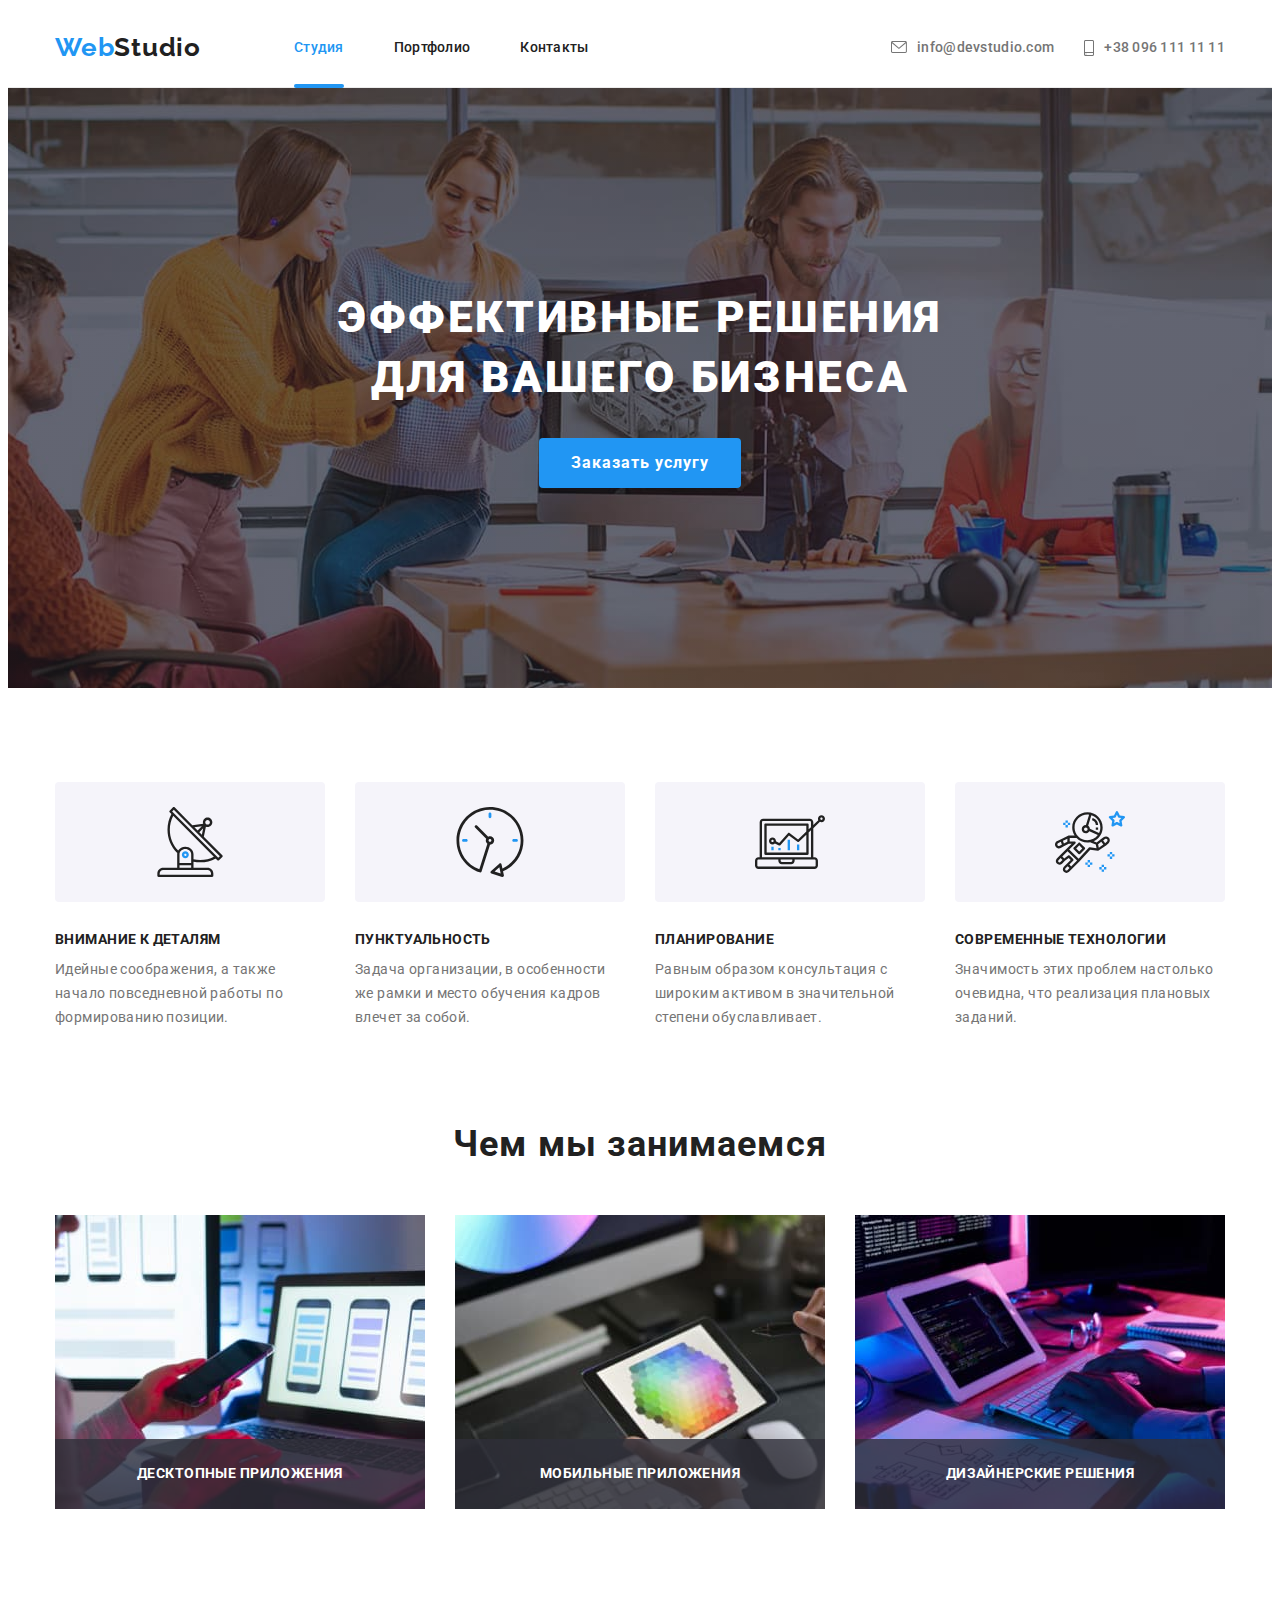
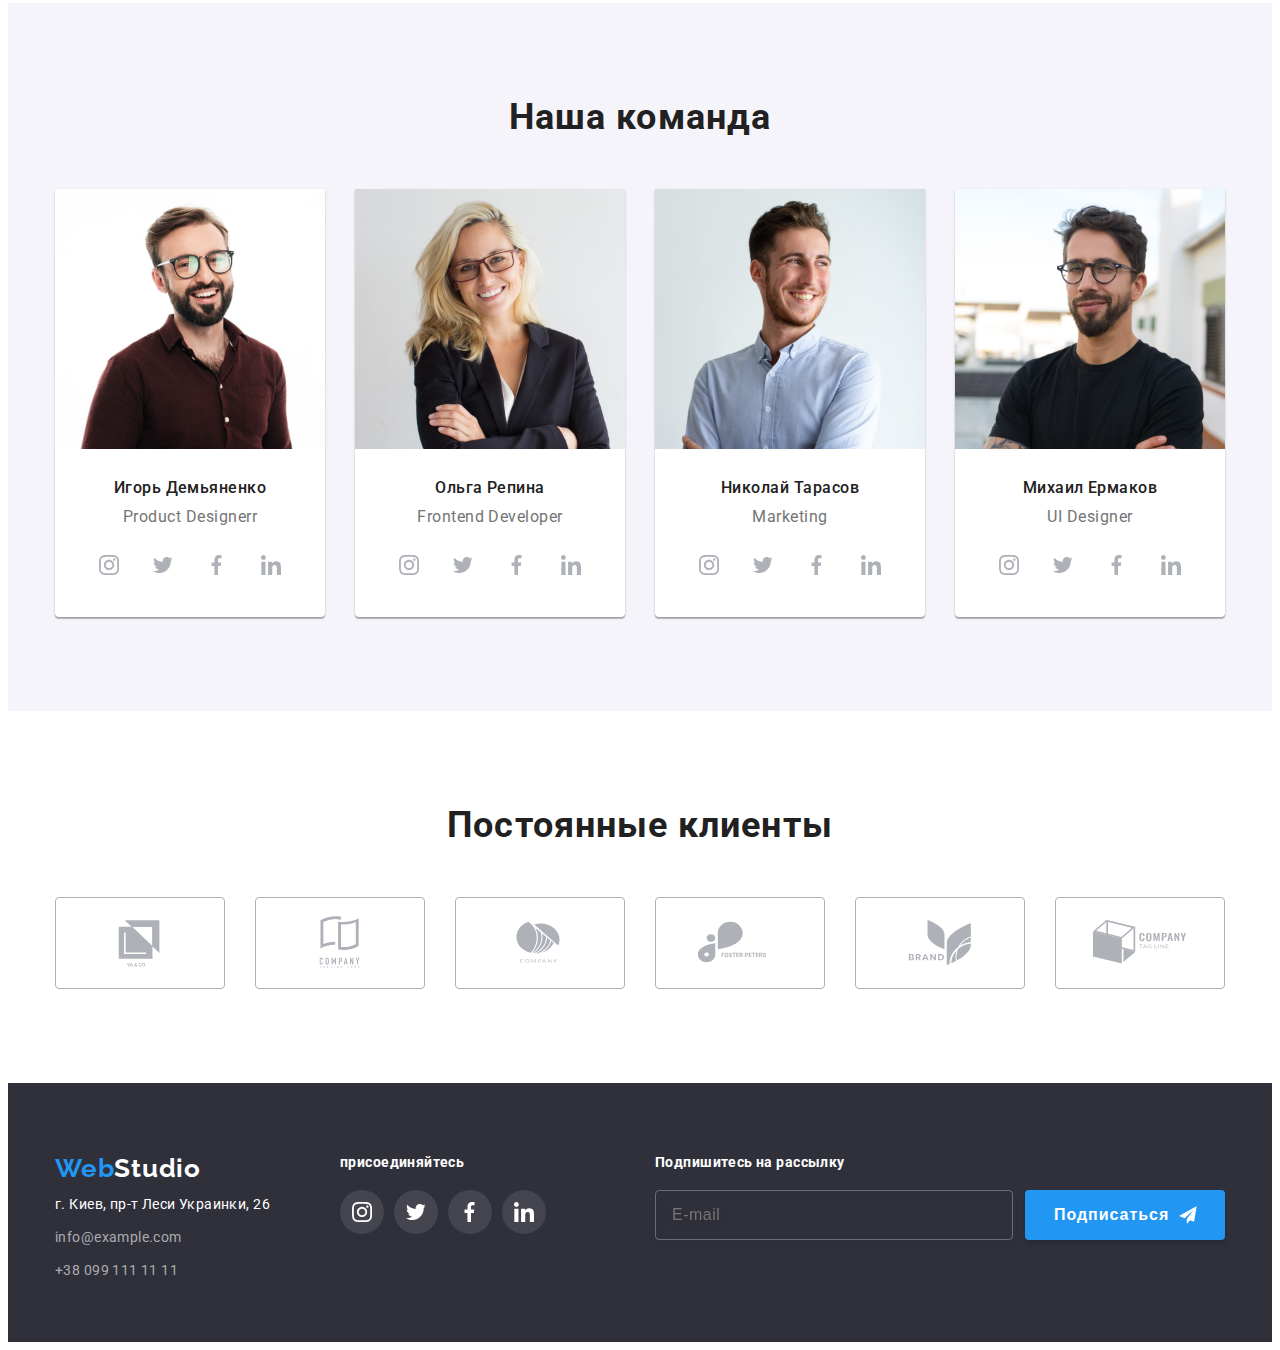
<file: index.html>
<!DOCTYPE html>
<html lang="ru">



<head>
  <meta charset="UTF-8" />
  <meta http-equiv="X-UA-Compatible" content="IE=edge" />
  <meta name="viewport" content="width=device-width, initial-scale=1.0" />
  <title>Document</title>
  <link rel="stylesheet" href="https://cdnjs.cloudflare.com/ajax/libs/modern-normalize/1.1.0/modern-normalize.min.css"
    integrity="sha512-wpPYUAdjBVSE4KJnH1VR1HeZfpl1ub8YT/NKx4PuQ5NmX2tKuGu6U/JRp5y+Y8XG2tV+wKQpNHVUX03MfMFn9Q=="
    crossorigin="anonymous" referrerpolicy="no-referrer" />
  <link rel="preconnect" href="https://fonts.googleapis.com">
  <link rel="preconnect" href="https://fonts.gstatic.com" crossorigin>
  <link href="https://fonts.googleapis.com/css2?family=Raleway:wght@700&family=Roboto:wght@400;500;700;900&display=swap"
    rel="stylesheet">
  <link rel="stylesheet" href="./css/stile.css" />
</head>

<body>
  <header class="heder">
    <div class="container header-flex">
      <nav class="heder-nav">
        <a class="heder-logo link" href="/" lang="en">Web<span class="logo-accent">Studio</span></a>
        <ul class="heder-list list">
          <li class="heder-item"><a href="./index.html" class="heder-link line link">Студия</a></li>
          <li class="heder-item"><a href="./portfolio.html" class="heder-link link">Портфолио</a></li>
          <li class="heder-item"><a href="/" class="heder-link link">Контакты</a></li>
        </ul>
      </nav>
      <ul class="adress-list list">
        <li><a href="mailto:info@devstudio.com" class="mail link">
            <svg class="adress-icon" height="12" width="16">
              <use href="./img/icons.svg#icon-mail"></use>
            </svg>info@devstudio.com</a>
        </li>
        <li><a href="tel:+380961111111" class="tel link">
            <svg class="adress-icon" height="16" width="10">
              <use href="./img/icons.svg#icon-phone"></use>
            </svg>+38 096 111 11 11</a>
        </li>
      </ul>
    </div>
  </header>


  <main>
    <section class="service">
      <div class="container">
        <div class="container-service">
          <h1 class="service-text">Эффективные решения для вашего бизнеса</h1>
          <div class="button-service">
            <button type="button" class="service-button" data-modal-open>Заказать услугу</button>

          </div>
        </div>
      </div>
    </section>


    <section class="benefits section">
      <div class="container">
        <!-- (Заглввие вне дизайна) -->
        <h2 class="benefits-text visually-hidden">Преймущества</h2>
        <ul class="benefits-list list">
          <li class="benefits-item">
            <div class="benefits-logo">
              <svg class="benefits-logo-icon" height="70" width="70">
                <use href="./img/icons.svg#icon-antenna"></use>
              </svg>
            </div>
            <h3 class="benefits-titel">Внимание к деталям</h3>
            <p class="benefits-after-titel">Идейные соображения, а также начало повседневной работы по формированию
              позиции.</p>
          </li>
          <li class="benefits-item">
            <div class="benefits-logo">
              <svg class="benefits-logo-icon" height="70" width="70">
                <use href="./img/icons.svg#icon-clock"></use>
              </svg>
            </div>
            <h3 class="benefits-titel">Пунктуальность</h3>
            <p class="benefits-after-titel">
              Задача организации, в особенности же рамки и место обучения кадров влечет за собой.
            </p>
          </li>
          <li class="benefits-item">
            <div class="benefits-logo">
              <svg class="benefits-logo-icon" height="70" width="70">
                <use href="./img/icons.svg#icon-diagram"></use>
              </svg>
            </div>
            <h3 class="benefits-titel">Планирование</h3>
            <p class="benefits-after-titel">
              Равным образом консультация с широким активом в значительной степени обуславливает.
            </p>
          </li>
          <li class="benefits-item">
            <div class="benefits-logo">
              <svg class="benefits-logo-icon" height="70" width="70">
                <use href="./img/icons.svg#icon-astronaut"></use>
              </svg>
            </div>
            <h3 class="benefits-titel">Современные технологии</h3>
            <p class="benefits-after-titel">Значимость этих проблем настолько очевидна, что реализация плановых заданий.
            </p>
          </li>
        </ul>
      </div>
    </section>

    <section class="about section">
      <div class="container">
        <h2 class="about-text title">Чем мы занимаемся</h2>
        <ul class="about-list list">
          <li class="about-item"><img src="./img/box-2.jpg" alt="проэкт на ноутбуке" width="370" height="294" />
            <div class="about-wrap">
              <p class="about-item-comment">Десктопные приложения</p>
            </div>
          </li>
          <li class="about-item"><img src="./img/box-3.jpg" alt="проэкт на планшете" width="370" height="294" />
            <div class="about-wrap">
              <p class="about-item-comment">Мобильные приложения</p>
            </div>
          </li>
          <li class="about-item"><img src="./img/box-1.jpg" alt="проэкт на бумаге" width="370" height="294" />
            <div class="about-wrap">
              <p class="about-item-comment">Дизайнерские решения</p>
            </div>
          </li>
        </ul>
      </div>
    </section>

    <section class="command section">
      <div class="container">
        <h2 class="command-text title">Наша команда</h2>
        <ul class="command-list list">
          <li class="command-item">
            <img src="./img/img-4.jpg" alt="сотрудник кмпании" width="270" height="260" />
            <div class="command-container">
              <h3 class="command-name">Игорь Демьяненко</h3>
              <p lang="en" class="command-trade">Product Designerr</p>
              <ul class="comand-soc-list list">
                <li class="comand-soc-item"><a href="" class="comand-soc-link link">
                    <svg class="comand-soc-icon" height="20" width="20">
                      <use href="./img/icons.svg#icon-instagram"></use>
                    </svg>
                  </a>
                </li>
                <li class="comand-soc-item"><a href="" class="comand-soc-link link">
                    <svg class="comand-soc-icon" height="20" width="20">
                      <use href="./img/icons.svg#icon-tviter"></use>
                    </svg>
                  </a>
                </li>
                <li class="comand-soc-item"><a href="" class="comand-soc-link link">
                    <svg class="comand-soc-icon" height="20" width="20">
                      <use href="./img/icons.svg#icon-facebook"></use>
                    </svg>
                  </a>
                </li>
                <li class="comand-soc-item"><a href="" class="comand-soc-link link">
                    <svg class="comand-soc-icon" height="20" width="20">
                      <use href="./img/icons.svg#icon-linkedin"></use>
                    </svg>
                  </a>
                </li>
              </ul>
            </div>

          </li>
          <li class="command-item">
            <img src="./img/img-1.jpg" alt="сотрудник кмпании" width="270" height="260" />
            <div class="command-container">
              <h3 class="command-name">Ольга Репина</h3>
              <p lang="en" class="command-trade">Frontend Developer</p>
              <ul class="comand-soc-list list">
                <li class="comand-soc-item"><a href="" class="comand-soc-link link">
                    <svg class="comand-soc-icon" height="20" width="20">
                      <use href="./img/icons.svg#icon-instagram"></use>
                    </svg>
                  </a>
                </li>
                <li class="comand-soc-item"><a href="" class="comand-soc-link link">
                    <svg class="comand-soc-icon" height="20" width="20">
                      <use href="./img/icons.svg#icon-tviter"></use>
                    </svg>
                  </a>
                </li>
                <li class="comand-soc-item"><a href="" class="comand-soc-link link">
                    <svg class="comand-soc-icon" height="20" width="20">
                      <use href="./img/icons.svg#icon-facebook"></use>
                    </svg>
                  </a>
                </li>
                <li class="comand-soc-item"><a href="" class="comand-soc-link link">
                    <svg class="comand-soc-icon" height="20" width="20">
                      <use href="./img/icons.svg#icon-linkedin"></use>
                    </svg>
                  </a>
                </li>
              </ul>
            </div>
          </li>
          <li class="command-item">
            <img src="./img/img-2.jpg" alt="сотрудник кмпании" width="270" height="260" />
            <div class="command-container">
              <h3 class="command-name">Николай Тарасов</h3>
              <p lang="en" class="command-trade">Marketing</p>
              <ul class="comand-soc-list list">
                <li class="comand-soc-item"><a href="" class="comand-soc-link link">
                    <svg class="comand-soc-icon" height="20" width="20">
                      <use href="./img/icons.svg#icon-instagram"></use>
                    </svg>
                  </a>
                </li>
                <li class="comand-soc-item"><a href="" class="comand-soc-link link">
                    <svg class="comand-soc-icon" height="20" width="20">
                      <use href="./img/icons.svg#icon-tviter"></use>
                    </svg>
                  </a>
                </li>
                <li class="comand-soc-item"><a href="" class="comand-soc-link link">
                    <svg class="comand-soc-icon" height="20" width="20">
                      <use href="./img/icons.svg#icon-facebook"></use>
                    </svg>
                  </a>
                </li>
                <li class="comand-soc-item"><a href="" class="comand-soc-link link">
                    <svg class="comand-soc-icon" height="20" width="20">
                      <use href="./img/icons.svg#icon-linkedin"></use>
                    </svg>
                  </a>
                </li>
              </ul>
            </div>
          </li>
          <li class="command-item">
            <img src="./img/img-3.jpg" alt="сотрудник кмпании" width="270" height="260" />
            <div class="command-container">
              <h3 class="command-name">Михаил Ермаков</h3>
              <p lang="en" class="command-trade">UI Designer</p>
              <ul class="comand-soc-list list">
                <li class="comand-soc-item"><a href="" class="comand-soc-link link">
                    <svg class="comand-soc-icon" height="20" width="20">
                      <use href="./img/icons.svg#icon-instagram"></use>
                    </svg>
                  </a>
                </li>
                <li class="comand-soc-item"><a href="" class="comand-soc-link link">
                    <svg class="comand-soc-icon" height="20" width="20">
                      <use href="./img/icons.svg#icon-tviter"></use>
                    </svg>
                  </a>
                </li>
                <li class="comand-soc-item"><a href="" class="comand-soc-link link">
                    <svg class="comand-soc-icon" height="20" width="20">
                      <use href="./img/icons.svg#icon-facebook"></use>
                    </svg>
                  </a>
                </li>
                <li class="comand-soc-item"><a href="" class="comand-soc-link link">
                    <svg class="comand-soc-icon" height="20" width="20">
                      <use href="./img/icons.svg#icon-linkedin"></use>
                    </svg>
                  </a>
                </li>
              </ul>
            </div>
          </li>
        </ul>
      </div>
    </section>
    <section class="client section">
      <div class="container">
        <h2 class="client-text title">Постоянные клиенты</h2>
        <ul class="client-list list">
          <li class="client-logo-item"><a href="" class="client-logo-link link">
              <svg class="client-logo-icon" height="60" width="106">
                <use href="./img/icons.svg#icon-logo-1"></use>
              </svg>
            </a>
          </li>
          <li class="client-logo-item"><a href="" class="client-logo-link link">
              <svg class="client-logo-icon" height="60" width="106">
                <use href="./img/icons.svg#icon-logo-2"></use>
              </svg>
            </a>
          </li>
          <li class="client-logo-item"><a href="" class="client-logo-link link">
              <svg class="client-logo-icon" height="60" width="106">
                <use href="./img/icons.svg#icon-logo-3"></use>
              </svg>
            </a>
          </li>
          <li class="client-logo-item"><a href="" class="client-logo-link link">
              <svg class="client-logo-icon" height="60" width="106">
                <use href="./img/icons.svg#icon-logo-4"></use>
              </svg>
            </a>
          </li>
          <li class="client-logo-item"><a href="" class="client-logo-link link">
              <svg class="client-logo-icon" height="60" width="106">
                <use href="./img/icons.svg#icon-logo-5"></use>
              </svg>
            </a>
          </li>
          <li class="client-logo-item"><a href="" class="client-logo-link link">
              <svg class="client-logo-icon" height="60" width="106">
                <use href="./img/icons.svg#icon-logo-6"></use>
              </svg>
            </a>
          </li>

        </ul>
      </div>
    </section>
  </main>
  <footer class="footer">
    <div class="container footer-container">
      <div class="footer-left">
        <a class="footer-logo link" href=" /" lang="en">Web<span class="footer-logo-accent">Studio</span></a>
        <ul class="footer-list list">
          <li class="footer-item">
            <a href="https://www.google.com.ua/maps/place/%D0%B1%D1%83%D0%BB.+%D0%9B%D0%B5%D1%81%D0%B8+%D0%A3%D0%BA%D1%80%D0%B0%D0%B8%D0%BD%D0%BA%D0%B8,+26,+%D0%9A%D0%B8%D0%B5%D0%B2,+02000/@50.4265807,30.5361971,17z/data=!3m1!4b1!4m5!3m4!1s0x40d4cf0e033ecbe9:0x57a4dffefec77da0!8m2!3d50.4265807!4d30.5383858?hl=ru"
              target="_blank" rel="noopener noreferrer" class="footer-place link">
              г. Киев, пр-т Леси Украинки, 26
            </a>
          </li>
          <li class="footer-item"><a href="mailto:info@example.com" class="footer-mail link">info@example.com</a></li>
          <li class="footer-item"><a href="tel:+380991111111" class="footer-tel link">+38 099 111 11 11</a></li>
        </ul>
      </div>
      <div class="footer-socium">
        <strong class="footer-soc">присоединяйтесь</strong>
        <ul class="footer-soc-list list">
          <li class="footer-soc-item"><a href="" class="footer-soc-link link">
              <svg class="footer-soc-icon" height="20" width="20">
                <use href="./img/icons.svg#icon-instagram"></use>
              </svg>
            </a>
          </li>
          <li class="footer-soc-item"><a href="" class="footer-soc-link link">
              <svg class="footer-soc-icon" height="20" width="20">
                <use href="./img/icons.svg#icon-tviter"></use>
              </svg>
            </a>
          </li>
          <li class="footer-soc-item"><a href="" class="footer-soc-link link">
              <svg class="footer-soc-icon" height="20" width="20">
                <use href="./img/icons.svg#icon-facebook"></use>
              </svg>
            </a>
          </li>
          <li class="footer-soc-item"><a href="" class="footer-soc-link link">
              <svg class="footer-soc-icon" height="20" width="20">
                <use href="./img/icons.svg#icon-linkedin"></use>
              </svg>
            </a>
          </li>
        </ul>
      </div>
      <div class="footer-subscription">
        <strong class="footer-subs">Подпишитесь на рассылку</strong>
        <form class="footer-form">
          <label for="user-mail-footer"></label>
          <input type="email" name="user-mail-footer" class="footer-input" placeholder="E-mail" required
            id="user-mail-footer" />
          <button type="button" class="footer-button">Подписаться
            <svg class="footer-icon" height="24" width="24">
              <use href="./img/icons.svg#icon-send"></use>
            </svg>
          </button>
        </form>
      </div>
    </div>
  </footer>
  <div class="backdrop is-hidden" data-modal>
    <div class="modal">
      <button type="button" class="modal-close-btn" data-modal-close><svg class="modal-close-icon" height="18"
          width="18">
          <use href="./img/icons.svg#icon-close-black"></use>
        </svg></button>
      <p class="modal-title">Оставьте свои данные, мы вам перезвоним</p>
      <form class="modal-form">
        <label class="modal-label" for="user-name">Имя</label>
        <div class="input-wrap">
          <input type="tel" class="modal-input" id="user-name" placeholder="" />
          <svg class="modal-icon" height="18" width="18">
            <use href="./img/icons.svg#icon-person-black"></use>
          </svg>
        </div>
        <label class="modal-label" for="user-phone">Телефон</label>
        <div class="input-wrap">
          <input type="text" class="modal-input" id="user-phone" placeholder="" />
          <svg class="modal-icon" height="18" width="18">
            <use href="./img/icons.svg#icon-phone-black"></use>
          </svg>
        </div>
        <label class="modal-label" for="user-email">Почта</label>
        <div class="input-wrap">
          <input type="text" class="modal-input" id="user-email" placeholder="" />
          <svg class="modal-icon" height="18" width="18">
            <use href="./img/icons.svg#icon-email-black"></use>
          </svg>
        </div>
        <div class="input-wrap">
          <label class="modal-label" for="user-comment">Комментарий</label>
          <textarea name="modal-comment" id="user-comment" class="modal-comment" placeholder="Введите текст" cols="30"
            rows="10"></textarea>
        </div>
        <div class="check-wrap">
          <input type="checkbox" name="privacy" id="privacy" class="input-check visually-hidden" />
          <label for="privacy" class="check-text"><span>
              <svg class="check-icon" height="8" width="11">
                <use href="./img/icons.svg#icon-vector"></use>
              </svg>
            </span>Соглашаюсь с рассылкой и принимаю &nbsp;<a href="" class="contract">Условия
              договора</a>
          </label>
        </div>
        <button type="submit" class="modal-button">Отправить</button>

      </form>
    </div>

  </div>
  <script src="./js/modal.js"></script>
</body>


</html>
</file>
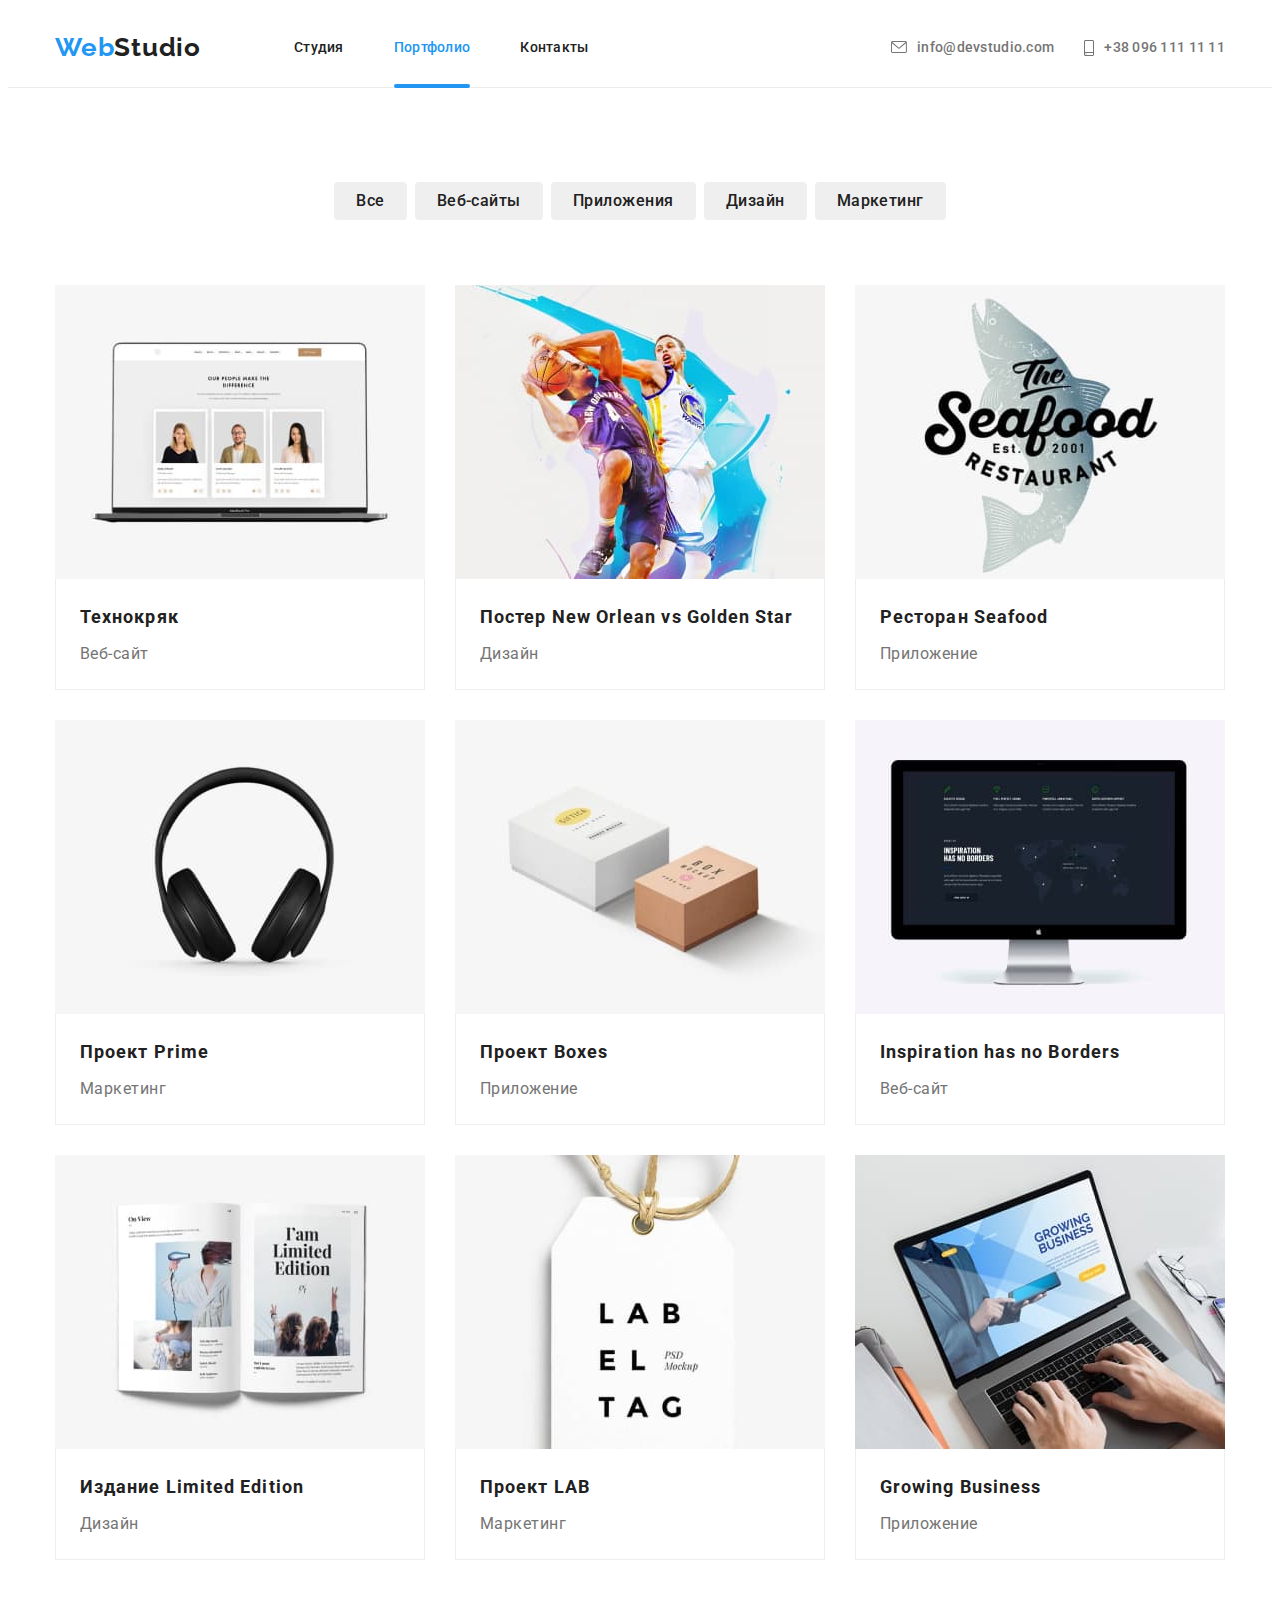
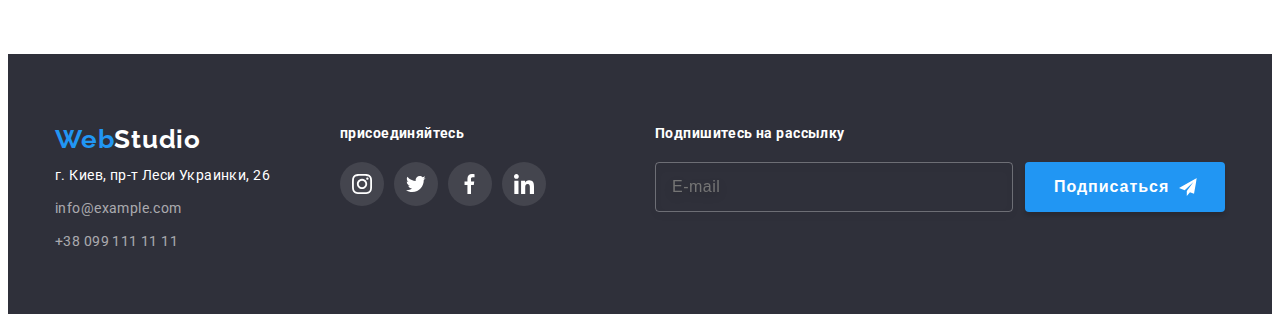
<file: portfolio.html>
<!DOCTYPE html>
<html lang="ru">

<head>
  <meta charset="UTF-8" />
  <meta http-equiv="X-UA-Compatible" content="IE=edge" />
  <meta name="viewport" content="width=device-width, initial-scale=1.0" />
  <title>Document</title>
  <link rel="stylesheet" href="https://cdnjs.cloudflare.com/ajax/libs/modern-normalize/1.1.0/modern-normalize.min.css"
    integrity="sha512-wpPYUAdjBVSE4KJnH1VR1HeZfpl1ub8YT/NKx4PuQ5NmX2tKuGu6U/JRp5y+Y8XG2tV+wKQpNHVUX03MfMFn9Q=="
    crossorigin="anonymous" referrerpolicy="no-referrer" />
  <link rel="preconnect" href="https://fonts.googleapis.com">
  <link rel="preconnect" href="https://fonts.gstatic.com" crossorigin>
  <link href="https://fonts.googleapis.com/css2?family=Raleway:wght@700&family=Roboto:wght@400;500;700;900&display=swap"
    rel="stylesheet">
  <link rel="stylesheet" href="./css/stile.css" />
</head>

<body>
  <header class="heder">
    <div class="container header-flex">
      <nav class="heder-nav">
        <a class="heder-logo link" href=" /" lang="en">Web<span class="logo-accent">Studio</span></a>
        <ul class="heder-list list">
          <li class="heder-item"><a href="./index.html" class="heder-link link">Студия</a></li>
          <li class="heder-item"><a href="./portfolio.html" class="heder-link line link">Портфолио</a></li>
          <li class="heder-item"><a href="/" class="heder-link link">Контакты</a></li>
        </ul>
      </nav>
      <ul class="adress-list list">
        <li><a href="mailto:info@devstudio.com" class="mail link">
            <svg class="adress-icon" height="12" width="16">
              <use href="./img/icons.svg#icon-mail"></use>
            </svg>info@devstudio.com</a>
        </li>
        <li><a href="tel:+380961111111" class="tel link">
            <svg class="adress-icon" height="16" width="10">
              <use href="./img/icons.svg#icon-phone"></use>
            </svg>+38 096 111 11 11</a>
        </li>
      </ul>
    </div>
  </header>

  <main>
    <section class="photo section">
      <h1 class="photo-text visually-hidden">Поортфолио</h1>
      <div class="container">
        <ul class="navigation-list list">
          <li class="navigation-item">
            <button type="button" class="navigation-button">Все</button>
          </li>
          <li class="navigation-item">
            <button type="button" class="navigation-button">Веб-сайты</button>
          </li>
          <li class="navigation-item">
            <button type="button" class="navigation-button">Приложения</button>
          </li>
          <li class="navigation-item">
            <button type="button" class="navigation-button">Дизайн</button>
          </li>
          <li class="navigation-item">
            <button type="button" class="navigation-button">Маркетинг</button>
          </li>
        </ul>
        <!-- (Заглввие вне дизайна) -->

        <ul class="photo-list list">
          <li class="photo-item">
            <a href="" class="photo-efect link">
              <div class="photo-wrap">
                <img src="./img/portfolio-img/img-port-1.jpg" alt="изображение работи" width="370" height="294" />
                <p class="photo-text">Ресурс предлагает комплексные предложения с разным уровнем функционала и сервисов.
                  Все это позволит посетителю получить исчерпывающие сведения о компании или частном лице.</p>
              </div>
              <div class="photo-container">
                <h2 class="photo-tetl">Технокряк</h2>
                <p class="photo-afer-tetl">Веб-сайт</p>
              </div>

            </a>
          </li>
          <li class="photo-item">
            <a href="" class="photo-efect link">
              <div class="photo-wrap">
                <img src="./img/portfolio-img/img-port-2.jpg" alt="изображение работи" width="370" height="294" />
                <p class="photo-text">Ресурс предлагает комплексные предложения с разным уровнем функционала и сервисов.
                  Все это позволит посетителю получить исчерпывающие сведения о компании или частном лице.</p>
              </div>
              <div class="photo-container">
                <h2 class="photo-tetl">Постер New Orlean vs Golden Star</h2>
                <p class="photo-afer-tetl">Дизайн</p>
              </div>
            </a>
          </li>
          <li class="photo-item">
            <a href="" class="photo-efect link">
              <div class="photo-wrap">
                <img src="./img/portfolio-img/img-port-3.jpg" alt="изображение работи" width="370" height="294" />
                <p class="photo-text">Ресурс предлагает комплексные предложения с разным уровнем функционала и сервисов.
                  Все это позволит посетителю получить исчерпывающие сведения о компании или частном лице.</p>
              </div>
              <div class="photo-container">
                <h2 class="photo-tetl">Ресторан Seafood</h2>
                <p class="photo-afer-tetl">Приложение</p>
              </div>
            </a>
          </li>
          <li class="photo-item">
            <a href="" class="photo-efect link">
              <div class="photo-wrap">
                <img src="./img/portfolio-img/img-port-4.jpg" alt="изображение работи" width="370" height="294" />
                <p class="photo-text">Ресурс предлагает комплексные предложения с разным уровнем функционала и сервисов.
                  Все это позволит посетителю получить исчерпывающие сведения о компании или частном лице.</p>
              </div>
              <div class="photo-container">
                <h2 class="photo-tetl">Проект Prime</h2>
                <p class="photo-afer-tetl">Маркетинг</p>
              </div>
            </a>
          </li>
          <li class="photo-item">
            <a href="" class="photo-efect link">
              <div class="photo-wrap">
                <img src="./img/portfolio-img/img-port-5.jpg" alt="изображение работи" width="370" height="294" />
                <p class="photo-text">Ресурс предлагает комплексные предложения с разным уровнем функционала и сервисов.
                  Все это позволит посетителю получить исчерпывающие сведения о компании или частном лице.</p>
              </div>
              <div class="photo-container">
                <h2 class="photo-tetl">Проект Boxes</h2>
                <p class="photo-afer-tetl">Приложение</p>
              </div>
            </a>
          </li>
          <li class="photo-item">
            <a href="" class="photo-efect link">
              <div class="photo-wrap">
                <img src="./img/portfolio-img/img-port-6.jpg" alt="изображение работи" width="370" height="294" />
                <p class="photo-text">Ресурс предлагает комплексные предложения с разным уровнем функционала и сервисов.
                  Все это позволит посетителю получить исчерпывающие сведения о компании или частном лице.</p>
              </div>
              <div class="photo-container">
                <h2 class="photo-tetl" lang="en">Inspiration has no Borders</h2>
                <p class="photo-afer-tetl">Веб-сайт</p>
              </div>
            </a>
          </li>
          <li class="photo-item">
            <a href="" class="photo-efect link">
              <div class="photo-wrap">
                <img src="./img/portfolio-img/img-port-7.jpg" alt="изображение работи" width="370" height="294" />
                <p class="photo-text">Ресурс предлагает комплексные предложения с разным уровнем функционала и сервисов.
                  Все это позволит посетителю получить исчерпывающие сведения о компании или частном лице.</p>
              </div>
              <div class="photo-container">
                <h2 class="photo-tetl">Издание Limited Edition</h2>
                <p class="photo-afer-tetl">Дизайн</p>
              </div>
            </a>
          </li>
          <li class="photo-item">
            <a href="" class="photo-efect link">
              <div class="photo-wrap">
                <img src="./img/portfolio-img/img-port-8.jpg" alt="изображение работи" width="370" height="294" />
                <p class="photo-text">Ресурс предлагает комплексные предложения с разным уровнем функционала и сервисов.
                  Все это позволит посетителю получить исчерпывающие сведения о компании или частном лице.</p>
              </div>
              <div class="photo-container">
                <h2 class="photo-tetl">Проект LAB</h2>
                <p class="photo-afer-tetl">Маркетинг</p>
              </div>
            </a>
          </li>
          <li class="photo-item">
            <a href="" class="photo-efect link">
              <div class="photo-wrap">
                <img src="./img/portfolio-img/img-port-9.jpg" alt="изображение работи" width="370" height="294" />
                <p class="photo-text">Ресурс предлагает комплексные предложения с разным уровнем функционала и сервисов.
                  Все это позволит посетителю получить исчерпывающие сведения о компании или частном лице.</p>
              </div>
              <div class="photo-container">
                <h2 lang="en" class="photo-tetl">Growing Business</h2>
                <p class="photo-afer-tetl">Приложение</p>
              </div>
            </a>
          </li>
        </ul>
      </div>
    </section>
  </main>

  <footer class="footer">
    <div class="container footer-container">
      <div class="footer-left">
        <a class="footer-logo link" href=" /" lang="en">Web<span class="footer-logo-accent">Studio</span></a>
        <ul class="footer-list list">
          <li class="footer-item">
            <a href="https://www.google.com.ua/maps/place/%D0%B1%D1%83%D0%BB.+%D0%9B%D0%B5%D1%81%D0%B8+%D0%A3%D0%BA%D1%80%D0%B0%D0%B8%D0%BD%D0%BA%D0%B8,+26,+%D0%9A%D0%B8%D0%B5%D0%B2,+02000/@50.4265807,30.5361971,17z/data=!3m1!4b1!4m5!3m4!1s0x40d4cf0e033ecbe9:0x57a4dffefec77da0!8m2!3d50.4265807!4d30.5383858?hl=ru"
              target="_blank" rel="noopener noreferrer" class="footer-place link">
              г. Киев, пр-т Леси Украинки, 26
            </a>
          </li>
          <li class="footer-item"><a href="mailto:info@example.com" class="footer-mail link">info@example.com</a></li>
          <li class="footer-item"><a href="tel:+380991111111" class="footer-tel link">+38 099 111 11 11</a></li>
        </ul>
      </div>
      <div class="footer-socium">
        <strong class="footer-soc">присоединяйтесь</strong>
        <ul class="footer-soc-list list">
          <li class="footer-soc-item"><a href="" class="footer-soc-link link">
              <svg class="footer-soc-icon" height="20" width="20">
                <use href="./img/icons.svg#icon-instagram"></use>
              </svg>
            </a>
          </li>
          <li class="footer-soc-item"><a href="" class="footer-soc-link link">
              <svg class="footer-soc-icon" height="20" width="20">
                <use href="./img/icons.svg#icon-tviter"></use>
              </svg>
            </a>
          </li>
          <li class="footer-soc-item"><a href="" class="footer-soc-link link">
              <svg class="footer-soc-icon" height="20" width="20">
                <use href="./img/icons.svg#icon-facebook"></use>
              </svg>
            </a>
          </li>
          <li class="footer-soc-item"><a href="" class="footer-soc-link link">
              <svg class="footer-soc-icon" height="20" width="20">
                <use href="./img/icons.svg#icon-linkedin"></use>
              </svg>
            </a>
          </li>
        </ul>
      </div>
      <div class="footer-subscription">
        <strong class="footer-subs">Подпишитесь на рассылку</strong>
        <form class="footer-form">
          <label for="user-mail-footer"></label>
          <input type="email" name="user-mail-footer" class="footer-input" placeholder="E-mail" required
            id="user-mail-footer" />
          <button type="button" class="footer-button">Подписаться
            <svg class="footer-icon" height="24" width="24">
              <use href="./img/icons.svg#icon-send"></use>
            </svg>
          </button>
        </form>
      </div>
    </div>
  </footer>

</body>

</html>
</file>
<file: css/stile.css>
:root {
  --first-color: #212121;
  --second-color: #757575;
  --third-color: #ffffff;
  --accent-color: #2196f3;
  --footer-mail-tel-color: rgba(255, 255, 255, 0.6);
  --background-color: #2f303a;
  --service-button: #188ce8;
  --background-comand: #f5f4fa;
  --border-bottom: #ececec;
  --color: rgba(236, 236, 236, 1);
  --photo-border: #eeeeee;
  --border-client: #afb1b8;
}
p,
h1,
h2,
h3,
h4,
h5,
h6 {
  margin: 0;
}
ul {
  margin: 0;
  padding-left: 0;
}

body {
  font-family: 'Roboto', sans-serif;
  color: var(--first-color);
}
.list {
  list-style: none;
}
.link {
  text-decoration: none;
}

* {
  box-sizing: border-box;
}

.container {
  width: 1200px;
  margin: 0 auto;
  padding-left: 15px;
  padding-right: 15px;
}

.section {
  padding-top: 94px;
  padding-bottom: 94px;
}

.title {
  font-weight: 700;
  font-size: 36px;
  line-height: 1.16;
  text-align: center;
  letter-spacing: 0.03em;
  margin-bottom: 50px;
}
img {
  display: block;
  max-width: 100%;
}

/*HEDER*/
.header-flex {
  display: flex;
  justify-content: space-between;
  align-items: center;
}

.heder-logo {
  font-family: 'Raleway', sans-serif;
  font-style: normal;
  font-weight: 700;
  font-size: 26px;
  line-height: 1.19;
  letter-spacing: 0.03em;
  color: var(--accent-color);
}

.visually-hidden {
  position: absolute;
  width: 1px;
  height: 1px;
  margin: -1px;
  border: 0;
  padding: 0;
  white-space: nowrap;
  clip-path: inset(100%);
  clip: rect(0 0 0 0);
  overflow: hidden;
}

.heder {
  display: flex;
  height: 80px;
  margin: 0px auto;
  left: 0px;
  top: 0px;
}

.heder {
  border-bottom: 1px solid var(--border-bottom);
  border-top: 0px;
  border-left: 0px;
  border-right: 0px;
}

.heder-nav {
  display: flex;
  align-items: center;
}

.heder-logo {
  margin-right: 93px;
}

.logo-accent {
  color: var(--first-color);
}

.heder-list {
  display: flex;
}

.heder-link {
  padding-top: 32px;
  padding-bottom: 32px;
  display: block;
}

.line {
  position: relative;
  color: var(--accent-color);
}

.line::after {
  content: '';
  background: var(--accent-color);
  border-radius: 2px;
  position: absolute;
  display: block;
  width: 100%;
  height: 4px;
  bottom: 0;
  margin-bottom: -1px;
}

.adress-list {
  display: flex;
  align-items: center;
  margin-left: auto;
}

.adress-list :not(:last-child) {
  margin-right: 30px;
}

.heder-item:not(:last-child) {
  margin-right: 50px;
}

.heder-item a {
  color: var(--first-color);
  transition: color 250ms cubic-bezier(0.4, 0, 0.2, 1);
}

.heder-item a.line {
  position: relative;
  color: var(--accent-color);
}

.heder-item a:hover,
.heder-item a:focus {
  color: var(--accent-color);
}
.adress-list a {
  color: var(--second-color);
  display: flex;
  align-items: center;
  transition: color 250ms cubic-bezier(0.4, 0, 0.2, 1);
}

.adress-list a:hover,
.adress-list a:focus {
  color: var(--accent-color);
}

.heder-item,
.adress-list {
  font-weight: 500;
  font-size: 14px;
  line-height: 1.14;
  letter-spacing: 0.02em;
}

.adress-icon {
  margin-right: 10px;
  fill: currentColor;
  vertical-align: middle;
}

/* MAIN*/

.service {
  background: var(--background-color);
  background-image: linear-gradient(rgba(47, 48, 58, 0.4), rgba(47, 48, 58, 0.4)),
    url(../img/img-5.jpg);
  background-repeat: no-repeat;
  background-position: center;
  padding-top: 200px;
  padding-bottom: 200px;
  max-width: 1600px;
  margin: 0 auto;
  background-size: cover;
}

.service-button {
  font-family: inherit;
  font-weight: 700;
  font-size: 16px;
  line-height: 1.88;
  text-align: center;
  letter-spacing: 0.06em;
  color: var(--third-color);
  background: var(--accent-color);
  box-shadow: 0px 4px 4px rgba(0, 0, 0, 0.15);
  border-radius: 4px;
  cursor: pointer;
  margin: 0 auto;
  display: block;
  padding: 10px 32px;
  border: 0;
  transition: background-color 250ms cubic-bezier(0.4, 0, 0.2, 1);
}

.service-button:hover,
.service-button:focus {
  background: var(--service-button);
}

.service-text {
  font-weight: 900;
  font-size: 44px;
  line-height: 1.36;
  text-align: center;
  letter-spacing: 0.06em;
  text-transform: uppercase;
  color: var(--third-color);
  max-width: 696px;
  margin: 0 auto 30px auto;
}

/* BENEFITS */

.benefits-titel {
  font-weight: 700;
  font-size: 14px;
  line-height: 1.14;
  letter-spacing: 0.03em;
  text-transform: uppercase;
  margin-bottom: 10px;
}

.benefits-after-titel {
  font-weight: 400;
  font-size: 14px;
  line-height: 1.71;
  letter-spacing: 0.03em;
  color: var(--second-color);
}

.benefits-list {
  display: flex;
  margin: 0 -15px;
}

.benefits-list > .benefits-item {
  flex-basis: calc(100% / 4 - 30px);
  margin: 0 15px;
}

.benefits-logo {
  display: flex;
  margin-bottom: 30px;
  justify-content: center;
  background: #f5f4fa;
  border-radius: 4px;
  height: 120px;
  align-items: center;
}

/* about */

.about.section {
  padding-top: 0;
}

.about-list {
  display: flex;
  margin: 0px -15px;
}

.about-list > .about-item {
  flex-basis: calc(100% / 3 - 30px);
  margin: 0px 15px;
}

.about-wrap {
  position: relative;
}

.about-item-comment {
  font-weight: 700;
  font-size: 14px;
  line-height: 1.14;
  letter-spacing: 0.03em;
  color: var(--third-color);
  background: rgba(47, 48, 58, 0.8);
  height: 70px;
  width: 100%;
  display: flex;
  align-items: center;
  justify-content: center;
  position: absolute;
  text-transform: uppercase;
  bottom: 0;
  left: 0;
}

/*  command  */

.command {
  background: var(--background-comand);
}

.command-name {
  font-weight: 500;
  font-size: 16px;
  line-height: 1.18;
  text-align: center;
  letter-spacing: 0.03em;
}

.command-trade {
  font-weight: 400;
  font-size: 16px;
  line-height: 1.18;
  text-align: center;
  letter-spacing: 0.03em;
  color: var(--second-color);
}

.command-list {
  display: flex;
  margin: 0px -15px;
}

.command-item {
  background-color: var(--third-color);
}

.command-list > .command-item {
  flex-basis: calc(100% / 4 - 30px);
  margin: 0 15px;
  box-shadow: 0px 1px 3px rgba(0, 0, 0, 0.12), 0px 1px 1px rgba(0, 0, 0, 0.14),
    0px 2px 1px rgba(0, 0, 0, 0.2);
  border-radius: 0px 0px 4px 4px;
}

.command-name {
  margin-bottom: 10px;
}

.command-container {
  padding-top: 30px;
  padding-bottom: 30px;
}

.comand-soc-list {
  display: flex;
  justify-content: center;
  margin-top: 16px;
}

.comand-soc-item {
  margin-left: 10px;
}

.comand-soc-item:first-child {
  margin-left: 0;
}

.comand-soc-link {
  display: flex;
  align-items: center;
  justify-content: center;
  height: 44px;
  width: 44px;
  border-radius: 50%;
  color: var(--border-client);
  transition: background-color 250ms cubic-bezier(0.4, 0, 0.2, 1);
}

.comand-soc-icon {
  fill: currentColor;
  transition: color 250ms cubic-bezier(0.4, 0, 0.2, 1),
    background-color 250ms cubic-bezier(0.4, 0, 0.2, 1);
}

.comand-soc-link:hover,
.comand-soc-link:focus {
  background-color: var(--accent-color);
}

.comand-soc-link:hover .comand-soc-icon,
.comand-soc-link:focus .comand-soc-icon {
  color: var(--third-color);
}

/* CLIENT */
.client-list {
  display: flex;
  justify-content: center;
  margin: 0px -15px;
}

.client-logo-item {
  cursor: pointer;
}

.client-logo-link {
  display: flex;
  align-items: center;
  justify-content: center;
  border: 1px solid var(--border-client);
  border-radius: 4px;
  height: 92px;
  transition: border-color 250ms cubic-bezier(0.4, 0, 0.2, 1),
    fill 250ms cubic-bezier(0.4, 0, 0.2, 1);
  fill: var(--border-client);
}

.client-list > .client-logo-item {
  flex-basis: calc(100% / 6 - 30px);
  margin: 0 15px;
}

.client-logo-link:hover,
.client-logo-link:focus {
  fill: var(--accent-color);
  border-color: var(--accent-color);
}

/* FOOTER */
.footer {
  background: var(--background-color);
  padding-top: 60px;
  padding-bottom: 60px;
}

.footer-container {
  display: flex;
}

.footer-logo {
  font-family: 'Raleway';
  font-weight: 700;
  font-size: 26px;
  line-height: 1.93;
  letter-spacing: 0.03em;
  color: var(--accent-color);
  margin-bottom: 20px;
}

.footer-logo-accent {
  color: var(--third-color);
}

.footer-place {
  color: var(--third-color);
}

.footer-place,
.footer-mail,
.footer-tel {
  font-weight: 400;
  font-size: 14px;
  line-height: 1.71;
  letter-spacing: 0.03em;
}

.footer-place {
  color: var(--third-color);
}
.footer-mail,
.footer-tel {
  color: var(--footer-mail-tel-color);
}

.footer-list a {
  transition: color 250ms cubic-bezier(0.4, 0, 0.2, 1);
}

.footer-list :hover,
.footer-list :focus {
  color: var(--accent-color);
}

.footer-item:not(:last-child) {
  margin-bottom: 9px;
}

.footer-socium {
  display: block;
  margin-top: 12px;
  margin-left: 70px;
}

.footer-soc {
  font-weight: 700;
  font-size: 14px;
  line-height: 1.14;
  letter-spacing: 0.03em;
  color: var(--third-color);
  display: block;
}

.footer-soc-list {
  display: flex;
  justify-content: center;
}

.footer-soc-item {
  margin-left: 10px;
  margin-top: 20px;
}

.footer-soc-item:first-child {
  margin-left: 0;
}

.footer-soc-link {
  display: flex;
  align-items: center;
  justify-content: center;
  height: 44px;
  width: 44px;
  border-radius: 50%;
  background: rgba(255, 255, 255, 0.1);
  color: var(--third-color);
  transition: background-color 250ms cubic-bezier(0.4, 0, 0.2, 1);
}

.footer-soc-icon {
  fill: currentColor;
}

.footer-soc-link:hover,
.footer-soc-link:focus {
  background-color: var(--accent-color);
}

.footer-subscription {
  display: block;
  margin-left: auto;
  margin-top: 12px;
}

.footer-subs {
  font-weight: 700;
  font-size: 14px;
  line-height: 1.14;
  letter-spacing: 0.03em;
  color: var(--third-color);
  display: block;
}

.footer-form {
  margin-top: 20px;
  display: flex;
  align-items: center;
  text-align: center;
}

.footer-input {
  height: 50px;
  width: 358px;
  padding: 15px 16px;
  font-weight: 400;
  font-size: 16px;
  line-height: calc(20 / 16);
  letter-spacing: 0.03em;
  color: rgba(255, 255, 255, 0.6);
  border: 1px solid rgba(255, 255, 255, 0.3);
  filter: drop-shadow(0px 4px 4px rgba(0, 0, 0, 0.15));
  border-radius: 4px;
  background-color: transparent;
  resize: none;
  outline: transparent;
  display: flex;
  align-items: center;
  transition: border-color 250ms cubic-bezier(0.4, 0, 0.2, 1);
}

.footer-input:focus {
  border-color: var(--accent-color);
}

.contract:focus,
.contract:hover {
  text-decoration: none;
}

.footer-button {
  width: 200px;
  height: 50px;
  font-weight: 700;
  font-size: 16px;
  line-height: 1.88;
  text-align: center;
  letter-spacing: 0.06em;
  padding: 10px 28px 10px 29px;
  display: flex;
  align-items: center;
  color: var(--third-color);
  background: var(--accent-color);
  box-shadow: 0px 4px 4px rgba(0, 0, 0, 0.15);
  border-radius: 4px;
  cursor: pointer;
  margin-left: 12px;
  display: flex;
  border: 0;
  transition: background-color 250ms cubic-bezier(0.4, 0, 0.2, 1);
}

.footer-button:hover,
.footer-button:focus {
  background: var(--service-button);
}

.footer-icon {
  fill: var(--third-color);
  margin-left: 10px;
}

/* portfolio*/

.navigation-button {
  font-family: 'Roboto';
  font-style: normal;
  font-weight: 500;
  font-size: 16px;
  line-height: 1.62;
  text-align: center;
  letter-spacing: 0.03em;
  color: var(--first-color);
  cursor: pointer;
  padding: 6px 22px;
  display: block;
  border: 0;
  border-radius: 4px;
  transition: background-color 250ms cubic-bezier(0.4, 0, 0.2, 1),
    box-shadow 250ms cubic-bezier(0.4, 0, 0.2, 1), color 250ms cubic-bezier(0.4, 0, 0.2, 1);
}

.navigation-item :hover,
.navigation-item :focus {
  color: var(--third-color);
  background: var(--accent-color);
  box-shadow: 0px 3px 1px rgba(0, 0, 0, 0.1), 0px 1px 2px rgba(0, 0, 0, 0.08),
    0px 2px 2px rgba(0, 0, 0, 0.12);
}

.navigation-item:not(:first-child) {
  margin-left: 8px;
}
.navigation-list {
  display: flex;
  align-content: center;
  margin: 0px auto 50px 0px;
  justify-content: center;
}

/*  PHOTO   */

.photo-wrap {
  position: relative;
  overflow: hidden;
}

.photo-text {
  position: absolute;
  top: 0;
  font-weight: 400;
  font-size: 18px;
  line-height: 1.55;
  letter-spacing: 0.03em;
  color: var(--third-color);
  background: rgba(33, 150, 243, 0.9);
  padding: 0 24px;
  transform: translateY(100%);
  height: 294px;
  width: 100%;
  display: flex;
  align-items: center;
  transition: transform 250ms cubic-bezier(0.4, 0, 0.2, 1);
}

.photo-tetl {
  font-weight: 700;
  font-size: 18px;
  line-height: 2;
  letter-spacing: 0.06em;
  color: var(--first-color);
}

.photo-afer-tetl {
  font-weight: 400;
  font-size: 16px;
  line-height: 1.87;
  letter-spacing: 0.03em;
  color: var(--second-color);
  margin-top: 4px;
}
.photo-list {
  display: flex;
  flex-wrap: wrap;
  margin: 0px -15px;
}

.photo-list > .photo-item {
  margin: 15px 15px;
  flex-basis: calc(100% / 3 - 30px);
}

.photo-list > .photo-item:nth-child(n + 7) {
  margin-bottom: 0px;
}

.photo-container {
  padding: 20px 24px;
  border-bottom: 1px solid var(--photo-border);
  border-top: 0px;
  border-left: 1px solid var(--photo-border);
  border-right: 1px solid var(--photo-border);
}

.photo-efect {
  transition: box-shadow 250ms cubic-bezier(0.4, 0, 0.2, 1);
}

.photo-efect:focus,
.photo-efect:hover {
  box-shadow: 0px 1px 1px rgb(0 0 0 / 12%), 0px 4px 4px rgb(0 0 0 / 6%),
    1px 4px 6px rgb(0 0 0 / 16%);
  cursor: pointer;
  display: block;
}

.photo-efect:hover .photo-text,
.photo-efect:focus .photo-text {
  transform: translateY(0%);
}

/*  MODAL  */

.backdrop {
  position: fixed;
  top: 0;
  left: 0;
  height: 100%;
  width: 100%;
  background: rgba(0, 0, 0, 0.2);
  transition: opacity 250ms cubic-bezier(0.4, 0, 0.2, 1),
    visibility 250ms cubic-bezier(0.4, 0, 0.2, 1);
}

.backdrop .is-hidden .modal {
  transform: translate(-50%, -50%) scale(0);
  transition: transform 250ms cubic-bezier(0.4, 0, 0.2, 1);
}

.modal {
  position: absolute;
  top: 50%;
  left: 50%;
  transform: translate(-50%, -50%) scale(1);
  width: 528px;
  min-height: 581px;
  background-color: #ffffff;
  border-radius: 4px;
  transition: transform 250ms cubic-bezier(0.4, 0, 0.2, 1);
  padding: 40px;
}

.modal-close-btn {
  width: 30px;
  height: 30px;
  border-radius: 50%;
  border: 1px solid rgba(0, 0, 0, 0.1);
  background-color: transparent;
  display: flex;
  align-items: center;
  justify-content: center;
  position: absolute;
  right: 8px;
  top: 8px;
  cursor: pointer;
}

.is-hidden {
  opacity: 0;
  visibility: hidden;
  pointer-events: none;
}

.modal-close-icon {
  height: 11px;
  width: 11px;
  fill: #000000;
  transition: fill 250ms cubic-bezier(0.4, 0, 0.2, 1);
}

.modal-close-btn:focus .modal-close-icon,
.modal-close-btn:hover .modal-close-icon {
  fill: var(--accent-color);
}

.modal-title {
  font-weight: 700;
  font-size: 20px;
  line-height: calc (23/20);
  text-align: center;
  letter-spacing: 0.03em;
  color: #212121;
  margin-bottom: 30px;
}

.input-wrap {
  margin-bottom: 10px;
  position: relative;
}

.modal-label {
  display: block;
  font-weight: 400;
  font-size: 12px;
  line-height: calc (14/12);
  letter-spacing: 0.01em;
  color: #757575;
  margin-bottom: 4px;
}

.modal-input {
  width: 100%;
  height: 40px;
  padding: 0 0 0 40px;
  border: 1px solid rgba(33, 33, 33, 0.2);
  border-radius: 4px;
  background-color: transparent;
  outline: transparent;
  transition: border-color 250ms cubic-bezier(0.4, 0, 0.2, 1);
}

.modal-input:focus,
.modal-comment:focus {
  border-color: var(--accent-color);
}

.modal-input:focus + .modal-icon {
  fill: var(--accent-color);
}

.modal-comment {
  width: 100%;
  height: 120px;
  border: 1px solid rgba(33, 33, 33, 0.2);
  border-radius: 4px;
  background-color: transparent;
  padding: 12px 16px;
  font-weight: 400;
  font-size: 12px;
  line-height: calc(14 / 12);
  letter-spacing: 0.01em;
  color: var(--second-color);
  resize: none;
  outline: transparent;
  transition: border-color 250ms cubic-bezier(0.4, 0, 0.2, 1);
}

.modal-icon {
  position: absolute;
  left: 12px;
  top: 50%;
  transform: translateY(-50%);
}

.modal-button {
  width: 200px;
  height: 50px;
  font-weight: 700;
  font-size: 16px;
  line-height: 1.88;
  text-align: center;
  letter-spacing: 0.06em;
  display: flex;
  align-items: center;
  color: var(--third-color);
  background: var(--accent-color);
  box-shadow: 0px 4px 4px rgba(0, 0, 0, 0.15);
  border-radius: 4px;
  cursor: pointer;
  margin: 0 auto;
  display: block;
  border: 0;
  transition: background-color 250ms cubic-bezier(0.4, 0, 0.2, 1);
}

.modal-button:hover,
.modal-button:focus {
  background-color: var(--service-button);
}

.check-wrap {
  margin-top: 20px;
  margin-bottom: 30px;
  position: relative;
  display: block;
}

.check-text {
  font-weight: 400;
  font-size: 14px;
  line-height: calc(24 / 14);
  letter-spacing: 0.03em;
  color: var(--second-color);
  display: flex;
  align-items: center;
}

.modal-input {
  font-weight: 400;
  font-size: 14px;
  line-height: calc(24 / 14);
  letter-spacing: 0.03em;
  color: var(--second-color);
}

.check-text a {
  color: var(--accent-color);
}
.check-icon {
  fill: transparent;
  position: absolute;
  left: 12px;
  top: 50%;
  transform: translateY(-50%);
  transition: fill 250ms cubic-bezier(0.4, 0, 0.2, 1);
}

.check-text span {
  width: 16px;
  height: 15px;
  border: 2px solid #212121;
  border-radius: 2px;
  margin-left: 10px;
  margin-right: 8px;
  display: flex;
  transition: background-color 250ms cubic-bezier(0.4, 0, 0.2, 1);
}

.input-check:focus + .check-text span {
  border-color: var(--accent-color);
}

.input-check:checked + .check-text span {
  background-color: var(--accent-color);
  border: none;
}

.input-check:checked + .check-text span .check-icon {
  fill: var(--third-color);
}

/*
.check-text::before {
  content: '';
  width: 16px;
  height: 15px;
  border: 1px solid #212121;
  border-radius: 4px;
  margin-right: 8px;
  
}

.input-check:checked + .check-text::before {
  background-color: var(--accent-color);
  background-image: url(../img/svg/vector.svg);
  background-repeat: no-repeat;
  background-position: center;
  border: none;
}
*/
</file>
